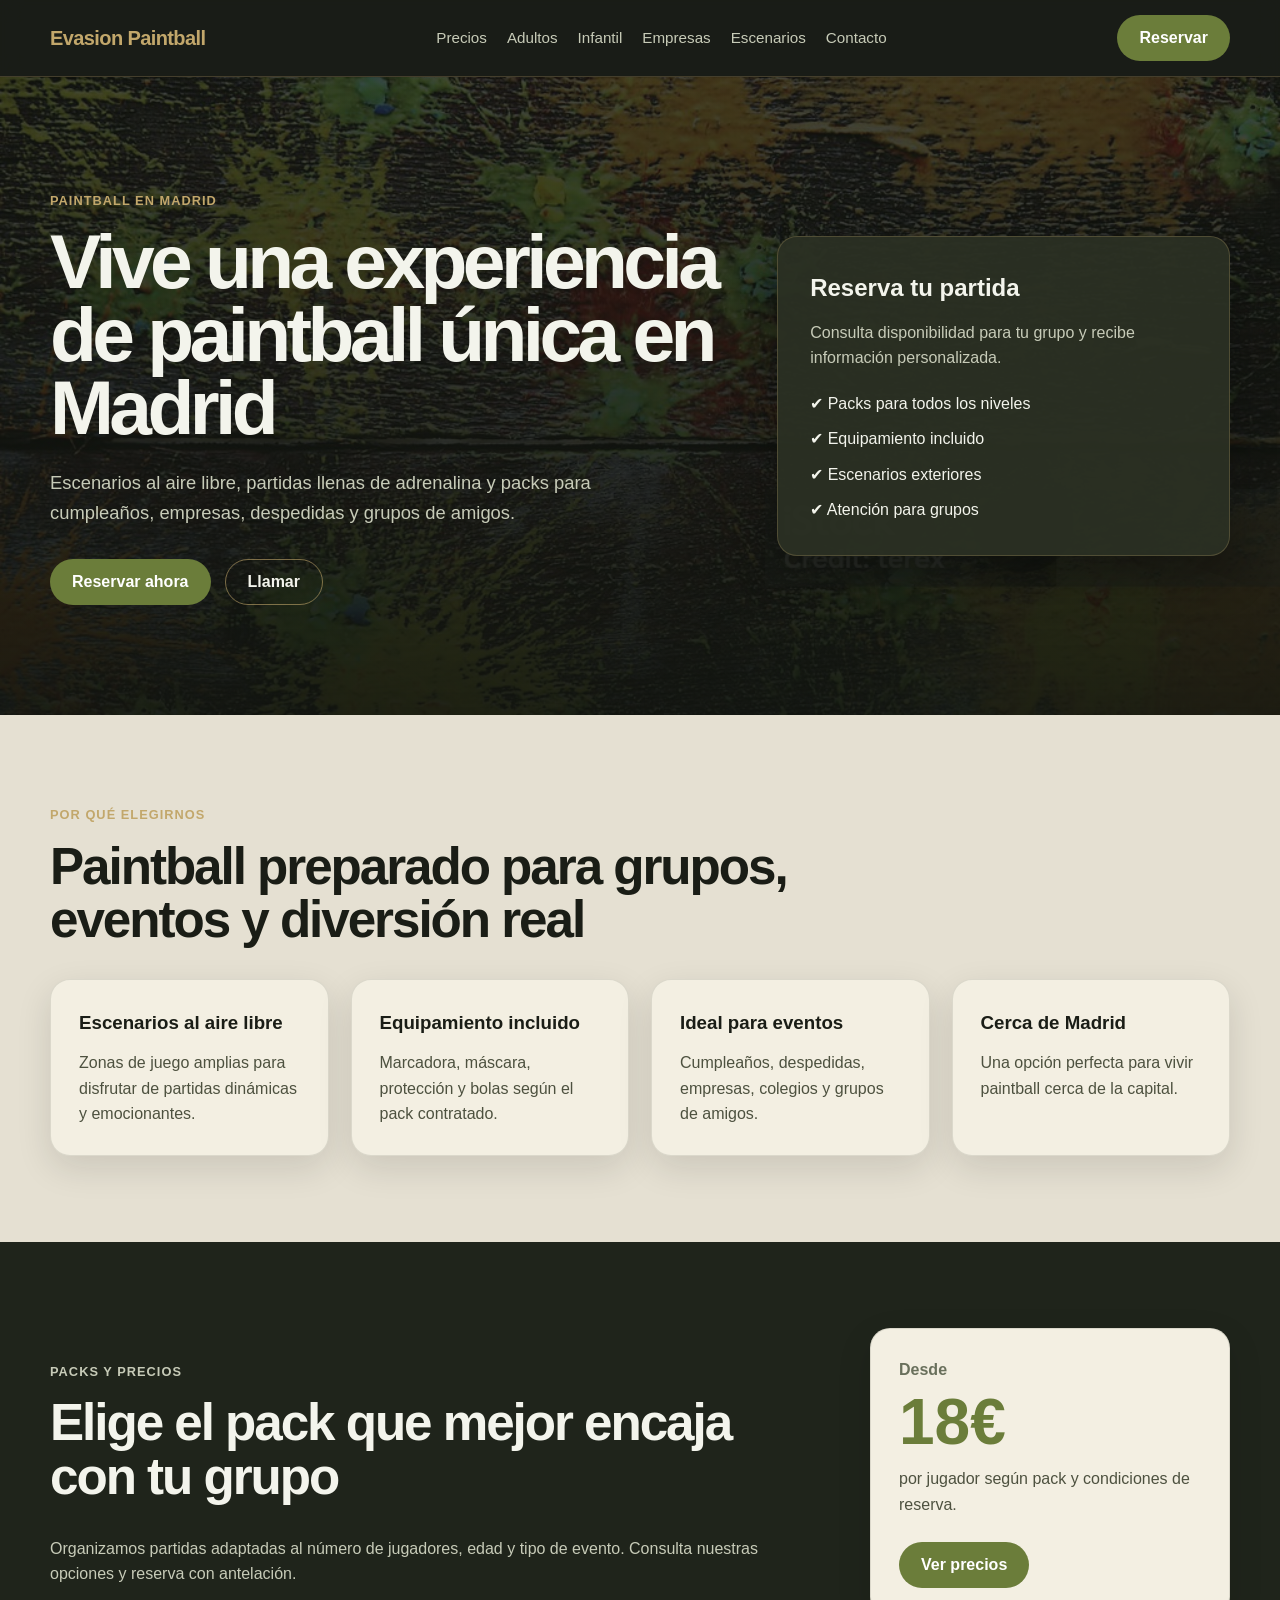
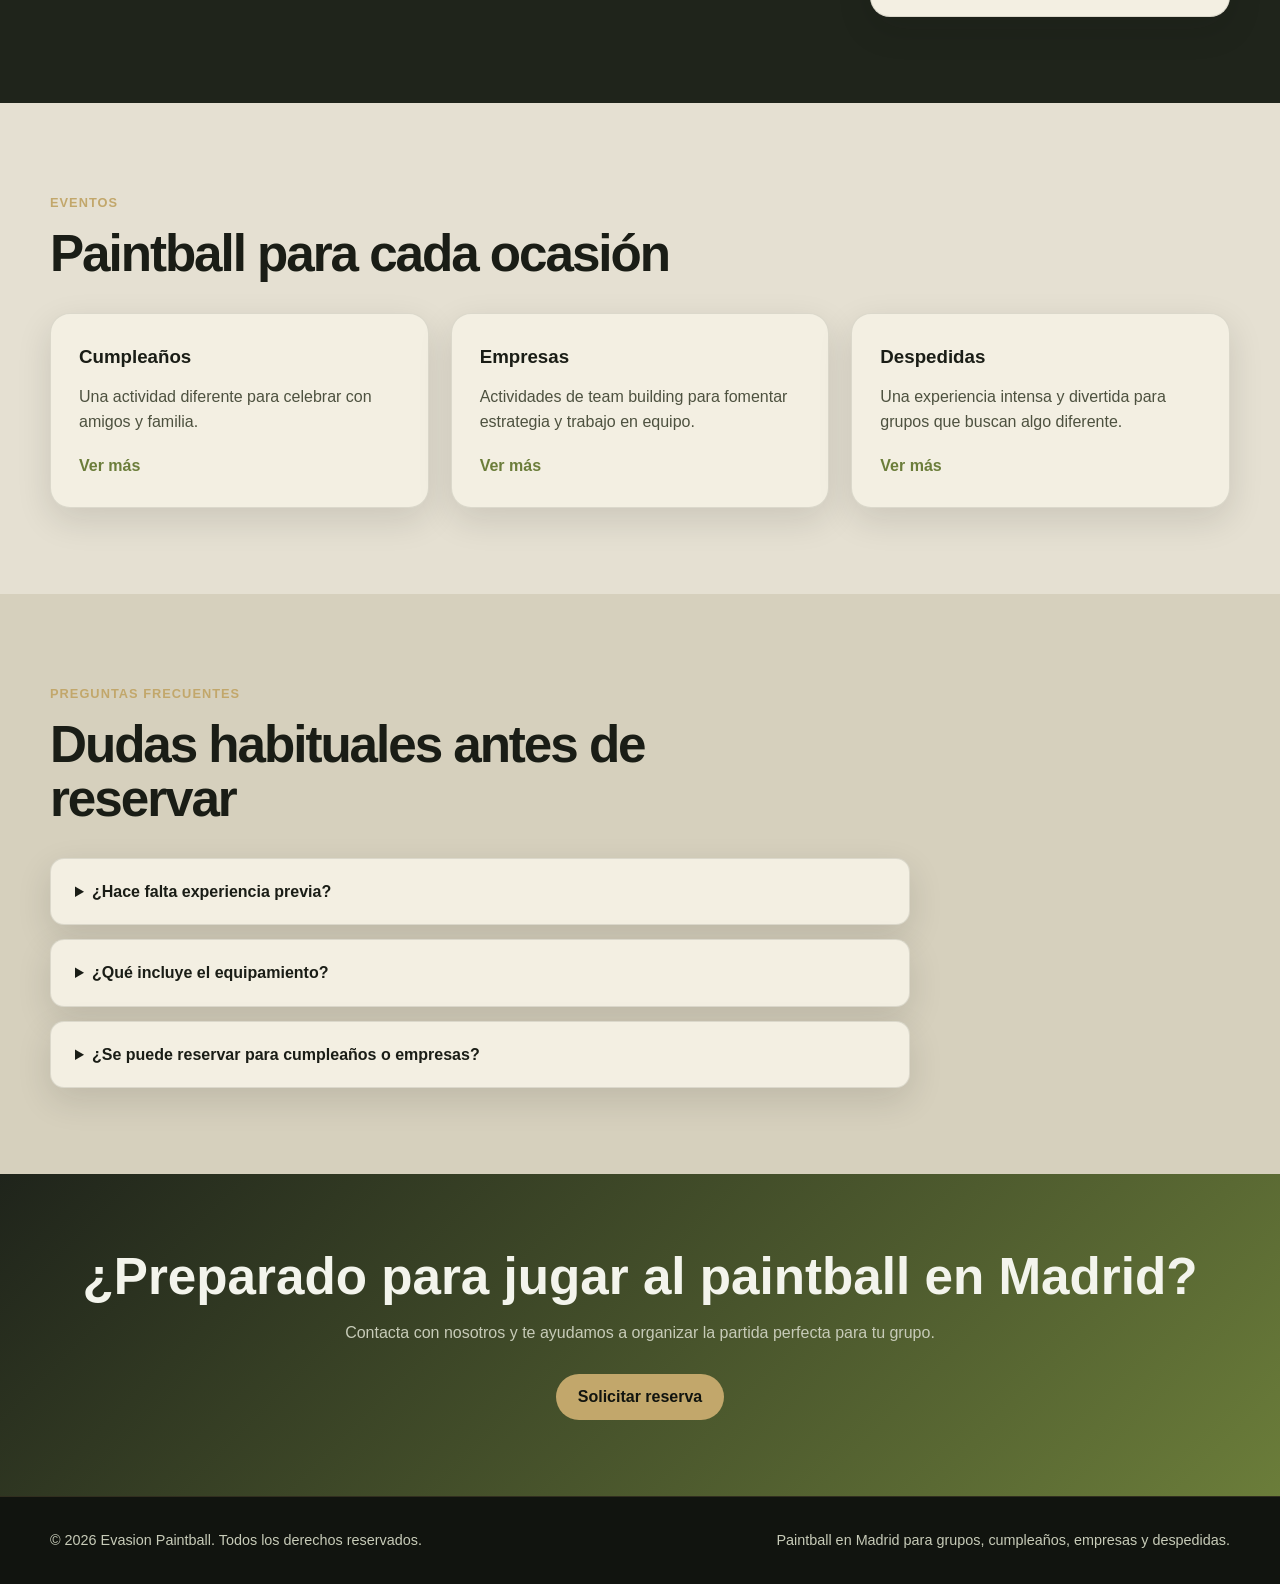
<file: index.html>
<!DOCTYPE html>
<html lang="es">
<head>
  <meta charset="UTF-8" />
  <meta name="viewport" content="width=device-width, initial-scale=1.0" />

  <title>Paintball Madrid | Campo de Paintball en Madrid | Evasion Paintball</title>

  <meta
    name="description"
    content="Disfruta del mejor paintball en Madrid con Evasion Paintball. Escenarios al aire libre, packs para grupos, cumpleaños, empresas y despedidas."
  />

  <link rel="stylesheet" href="./css/styles.css" />
</head>

<body>
  <header class="site-header">
    <div class="container header-content">
      <a href="./index.html" class="logo">
        Evasion Paintball
      </a>

      <nav class="main-nav" aria-label="Navegación principal">
        <a href="./precios.html">Precios</a>
        <a href="./paintball-adultos.html">Adultos</a>
        <a href="./paintball-infantil.html">Infantil</a>
        <a href="./empresas.html">Empresas</a>
        <a href="./escenarios.html">Escenarios</a>
        <a href="./contacto.html">Contacto</a>
      </nav>

      <a href="./contacto.html" class="btn btn-primary">Reservar</a>
    </div>
  </header>

  <main>
    <section class="hero">
      <div class="container hero-content">
        <div class="hero-text">
          <p class="eyebrow">Paintball en Madrid</p>

          <h1>Vive una experiencia de paintball única en Madrid</h1>

          <p class="hero-description">
            Escenarios al aire libre, partidas llenas de adrenalina y packs para
            cumpleaños, empresas, despedidas y grupos de amigos.
          </p>

          <div class="hero-actions">
            <a href="./contacto.html" class="btn btn-primary">Reservar ahora</a>
            <a href="tel:+34000000000" class="btn btn-secondary">Llamar</a>
          </div>
        </div>

        <div class="hero-card">
          <h2>Reserva tu partida</h2>
          <p>Consulta disponibilidad para tu grupo y recibe información personalizada.</p>

          <ul>
            <li>✔ Packs para todos los niveles</li>
            <li>✔ Equipamiento incluido</li>
            <li>✔ Escenarios exteriores</li>
            <li>✔ Atención para grupos</li>
          </ul>
        </div>
      </div>
    </section>

    <section class="section">
      <div class="container">
        <p class="section-eyebrow">Por qué elegirnos</p>
        <h2>Paintball preparado para grupos, eventos y diversión real</h2>

        <div class="features-grid">
          <article class="feature-card">
            <h3>Escenarios al aire libre</h3>
            <p>Zonas de juego amplias para disfrutar de partidas dinámicas y emocionantes.</p>
          </article>

          <article class="feature-card">
            <h3>Equipamiento incluido</h3>
            <p>Marcadora, máscara, protección y bolas según el pack contratado.</p>
          </article>

          <article class="feature-card">
            <h3>Ideal para eventos</h3>
            <p>Cumpleaños, despedidas, empresas, colegios y grupos de amigos.</p>
          </article>

          <article class="feature-card">
            <h3>Cerca de Madrid</h3>
            <p>Una opción perfecta para vivir paintball cerca de la capital.</p>
          </article>
        </div>
      </div>
    </section>

    <section class="section section-dark">
      <div class="container split">
        <div>
          <p class="section-eyebrow">Packs y precios</p>
          <h2>Elige el pack que mejor encaja con tu grupo</h2>
          <p>
            Organizamos partidas adaptadas al número de jugadores, edad y tipo de evento.
            Consulta nuestras opciones y reserva con antelación.
          </p>
        </div>

        <div class="price-card">
          <span>Desde</span>
          <strong>18€</strong>
          <p>por jugador según pack y condiciones de reserva.</p>
          <a href="./precios.html" class="btn btn-primary">Ver precios</a>
        </div>
      </div>
    </section>

    <section class="section">
      <div class="container">
        <p class="section-eyebrow">Eventos</p>
        <h2>Paintball para cada ocasión</h2>

        <div class="cards-grid">
          <article class="event-card">
            <h3>Cumpleaños</h3>
            <p>Una actividad diferente para celebrar con amigos y familia.</p>
            <a href="./cumpleanos.html">Ver más</a>
          </article>

          <article class="event-card">
            <h3>Empresas</h3>
            <p>Actividades de team building para fomentar estrategia y trabajo en equipo.</p>
            <a href="./empresas.html">Ver más</a>
          </article>

          <article class="event-card">
            <h3>Despedidas</h3>
            <p>Una experiencia intensa y divertida para grupos que buscan algo diferente.</p>
            <a href="./despedidas.html">Ver más</a>
          </article>
        </div>
      </div>
    </section>

    <section class="section faq-section">
      <div class="container">
        <p class="section-eyebrow">Preguntas frecuentes</p>
        <h2>Dudas habituales antes de reservar</h2>

        <div class="faq-list">
          <details>
            <summary>¿Hace falta experiencia previa?</summary>
            <p>No. Antes de comenzar se explican las normas, el uso del equipo y las medidas de seguridad.</p>
          </details>

          <details>
            <summary>¿Qué incluye el equipamiento?</summary>
            <p>El equipamiento habitual incluye máscara, marcadora, protecciones y bolas según el pack elegido.</p>
          </details>

          <details>
            <summary>¿Se puede reservar para cumpleaños o empresas?</summary>
            <p>Sí. Organizamos partidas para cumpleaños, empresas, despedidas y grupos privados.</p>
          </details>
        </div>
      </div>
    </section>

    <section class="cta-section">
      <div class="container cta-content">
        <h2>¿Preparado para jugar al paintball en Madrid?</h2>
        <p>Contacta con nosotros y te ayudamos a organizar la partida perfecta para tu grupo.</p>
        <a href="./contacto.html" class="btn btn-primary">Solicitar reserva</a>
      </div>
    </section>
  </main>

  <footer class="site-footer">
    <div class="container footer-content">
      <p>© 2026 Evasion Paintball. Todos los derechos reservados.</p>
      <p>Paintball en Madrid para grupos, cumpleaños, empresas y despedidas.</p>
    </div>
  </footer>
</body>
</html>
</file>
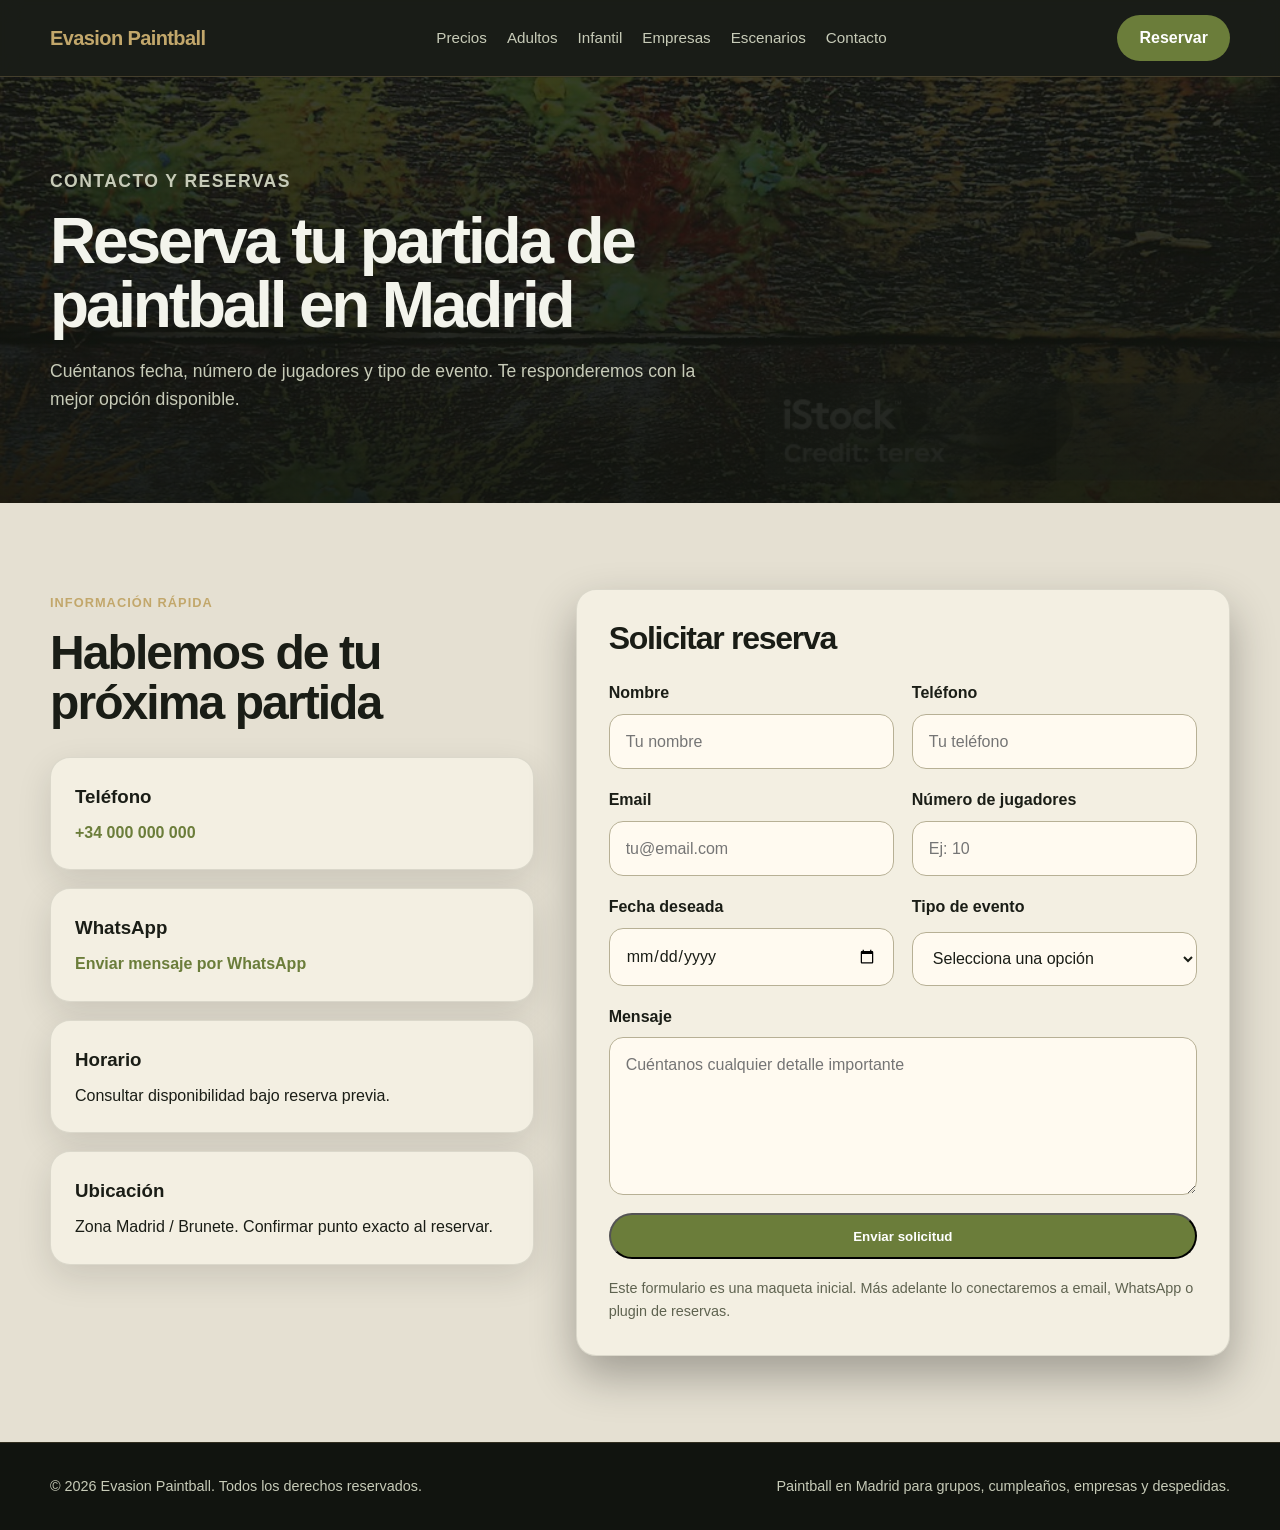
<file: contacto.html>
<!DOCTYPE html>
<html lang="es">
<head>
  <meta charset="UTF-8" />
  <meta name="viewport" content="width=device-width, initial-scale=1.0" />

  <title>Reservar Paintball en Madrid | Contacto | Evasion Paintball</title>

  <meta
    name="description"
    content="Reserva tu partida de paintball en Madrid con Evasion Paintball. Contacto por teléfono, WhatsApp o formulario para cumpleaños, empresas, despedidas y grupos."
  />

  <link rel="stylesheet" href="./css/styles.css" />
</head>

<body>
  <header class="site-header">
    <div class="container header-content">
      <a href="./index.html" class="logo">Evasion Paintball</a>

      <nav class="main-nav" aria-label="Navegación principal">
        <a href="./precios.html">Precios</a>
        <a href="./paintball-adultos.html">Adultos</a>
        <a href="./paintball-infantil.html">Infantil</a>
        <a href="./empresas.html">Empresas</a>
        <a href="./escenarios.html">Escenarios</a>
        <a href="./contacto.html">Contacto</a>
      </nav>

      <a href="./contacto.html" class="btn btn-primary">Reservar</a>
    </div>
  </header>

  <main>
    <section class="page-hero">
      <div class="container">
        <p class="eyebrow">Contacto y reservas</p>
        <h1>Reserva tu partida de paintball en Madrid</h1>
        <p>
          Cuéntanos fecha, número de jugadores y tipo de evento. Te responderemos con la mejor opción disponible.
        </p>
      </div>
    </section>

    <section class="section">
      <div class="container contact-grid">
        <div class="contact-info">
          <p class="section-eyebrow">Información rápida</p>
          <h2>Hablemos de tu próxima partida</h2>

          <div class="contact-card">
            <h3>Teléfono</h3>
            <p><a href="tel:+34000000000">+34 000 000 000</a></p>
          </div>

          <div class="contact-card">
            <h3>WhatsApp</h3>
            <p><a href="https://wa.me/34000000000" target="_blank" rel="noopener">Enviar mensaje por WhatsApp</a></p>
          </div>

          <div class="contact-card">
            <h3>Horario</h3>
            <p>Consultar disponibilidad bajo reserva previa.</p>
          </div>

          <div class="contact-card">
            <h3>Ubicación</h3>
            <p>Zona Madrid / Brunete. Confirmar punto exacto al reservar.</p>
          </div>
        </div>

        <form class="reservation-form">
          <h2>Solicitar reserva</h2>

          <div class="form-group">
            <label for="name">Nombre</label>
            <input type="text" id="name" name="name" placeholder="Tu nombre" required />
          </div>

          <div class="form-group">
            <label for="phone">Teléfono</label>
            <input type="tel" id="phone" name="phone" placeholder="Tu teléfono" required />
          </div>

          <div class="form-group">
            <label for="email">Email</label>
            <input type="email" id="email" name="email" placeholder="tu@email.com" />
          </div>

          <div class="form-group">
            <label for="players">Número de jugadores</label>
            <input type="number" id="players" name="players" min="2" placeholder="Ej: 10" required />
          </div>

          <div class="form-group">
            <label for="date">Fecha deseada</label>
            <input type="date" id="date" name="date" />
          </div>

          <div class="form-group">
            <label for="event">Tipo de evento</label>
            <select id="event" name="event">
              <option value="">Selecciona una opción</option>
              <option value="cumpleanos">Cumpleaños</option>
              <option value="empresa">Empresa</option>
              <option value="despedida">Despedida</option>
              <option value="amigos">Grupo de amigos</option>
              <option value="otro">Otro</option>
            </select>
          </div>

          <div class="form-group form-full">
            <label for="message">Mensaje</label>
            <textarea id="message" name="message" rows="5" placeholder="Cuéntanos cualquier detalle importante"></textarea>
          </div>

          <button type="submit" class="btn btn-primary form-full">Enviar solicitud</button>

          <p class="form-note">
            Este formulario es una maqueta inicial. Más adelante lo conectaremos a email, WhatsApp o plugin de reservas.
          </p>
        </form>
      </div>
    </section>
  </main>

  <footer class="site-footer">
    <div class="container footer-content">
      <p>© 2026 Evasion Paintball. Todos los derechos reservados.</p>
      <p>Paintball en Madrid para grupos, cumpleaños, empresas y despedidas.</p>
    </div>
  </footer>
</body>
</html>
</file>
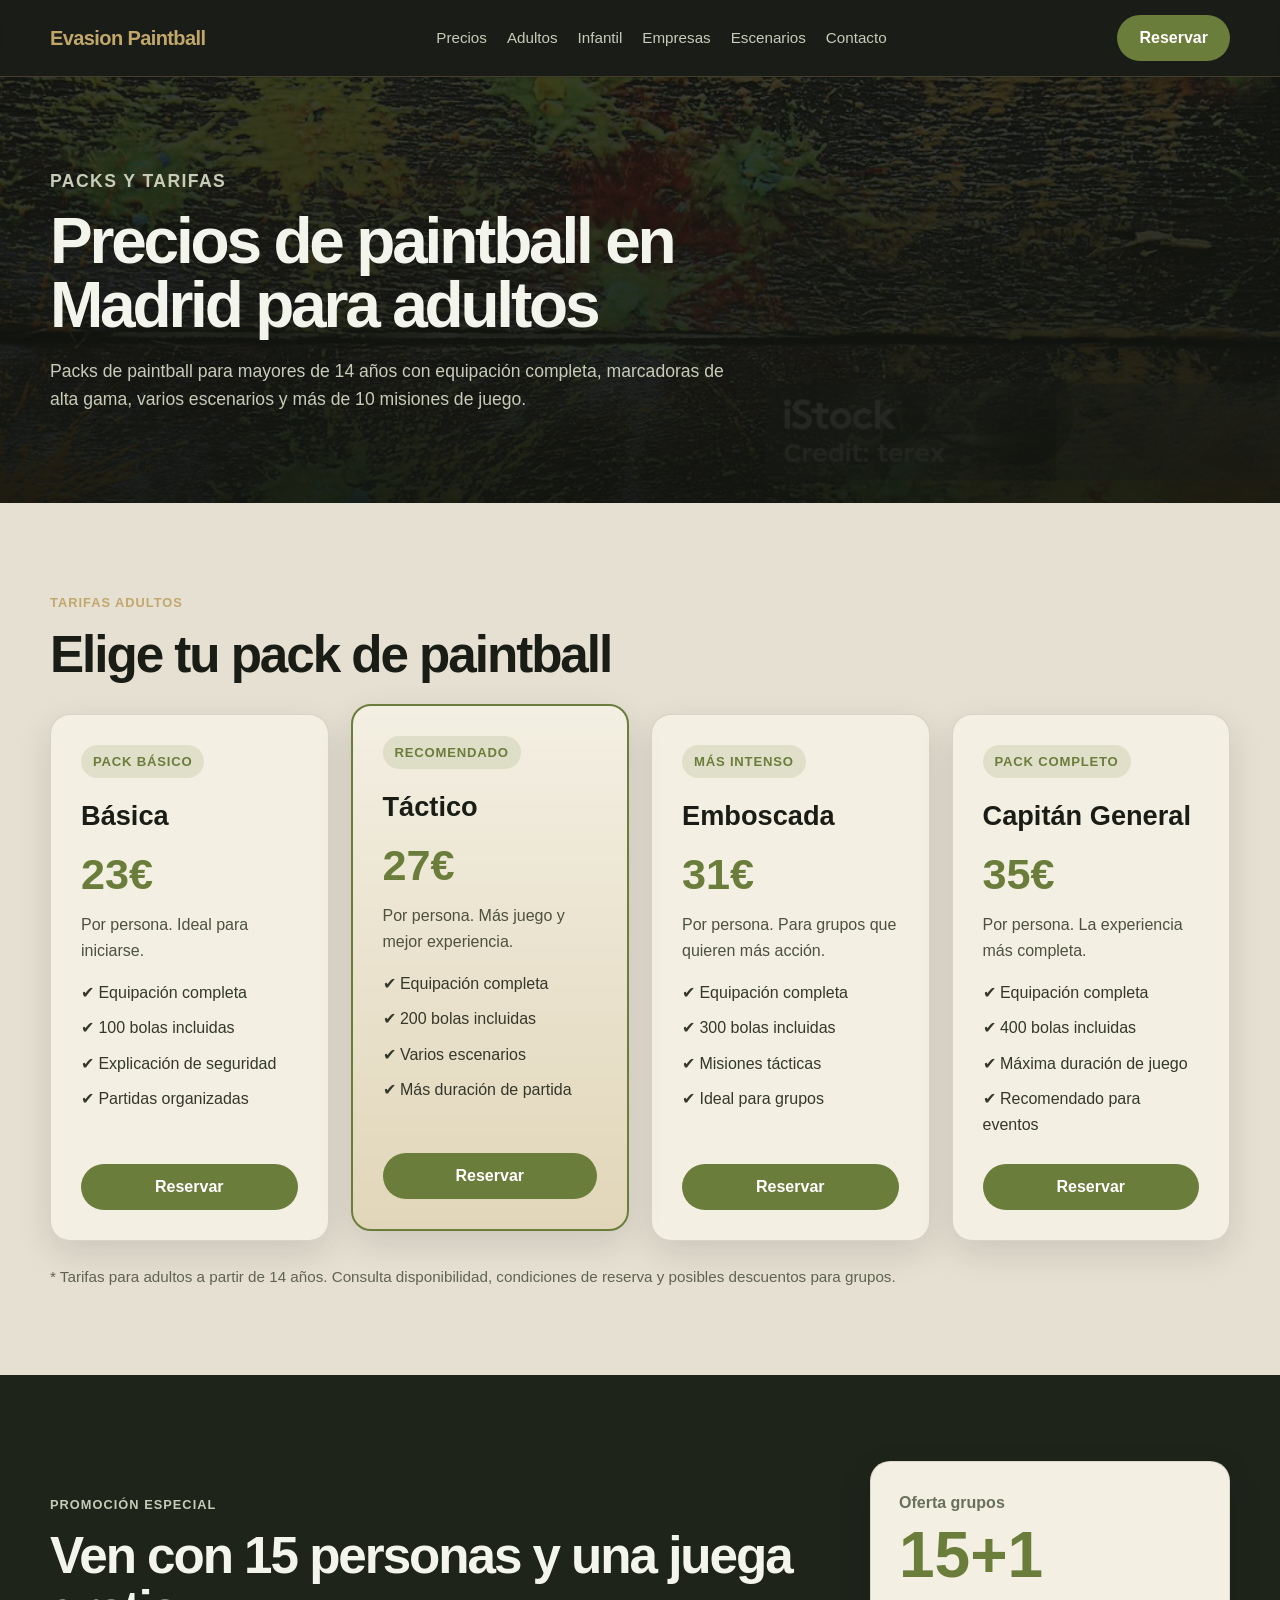
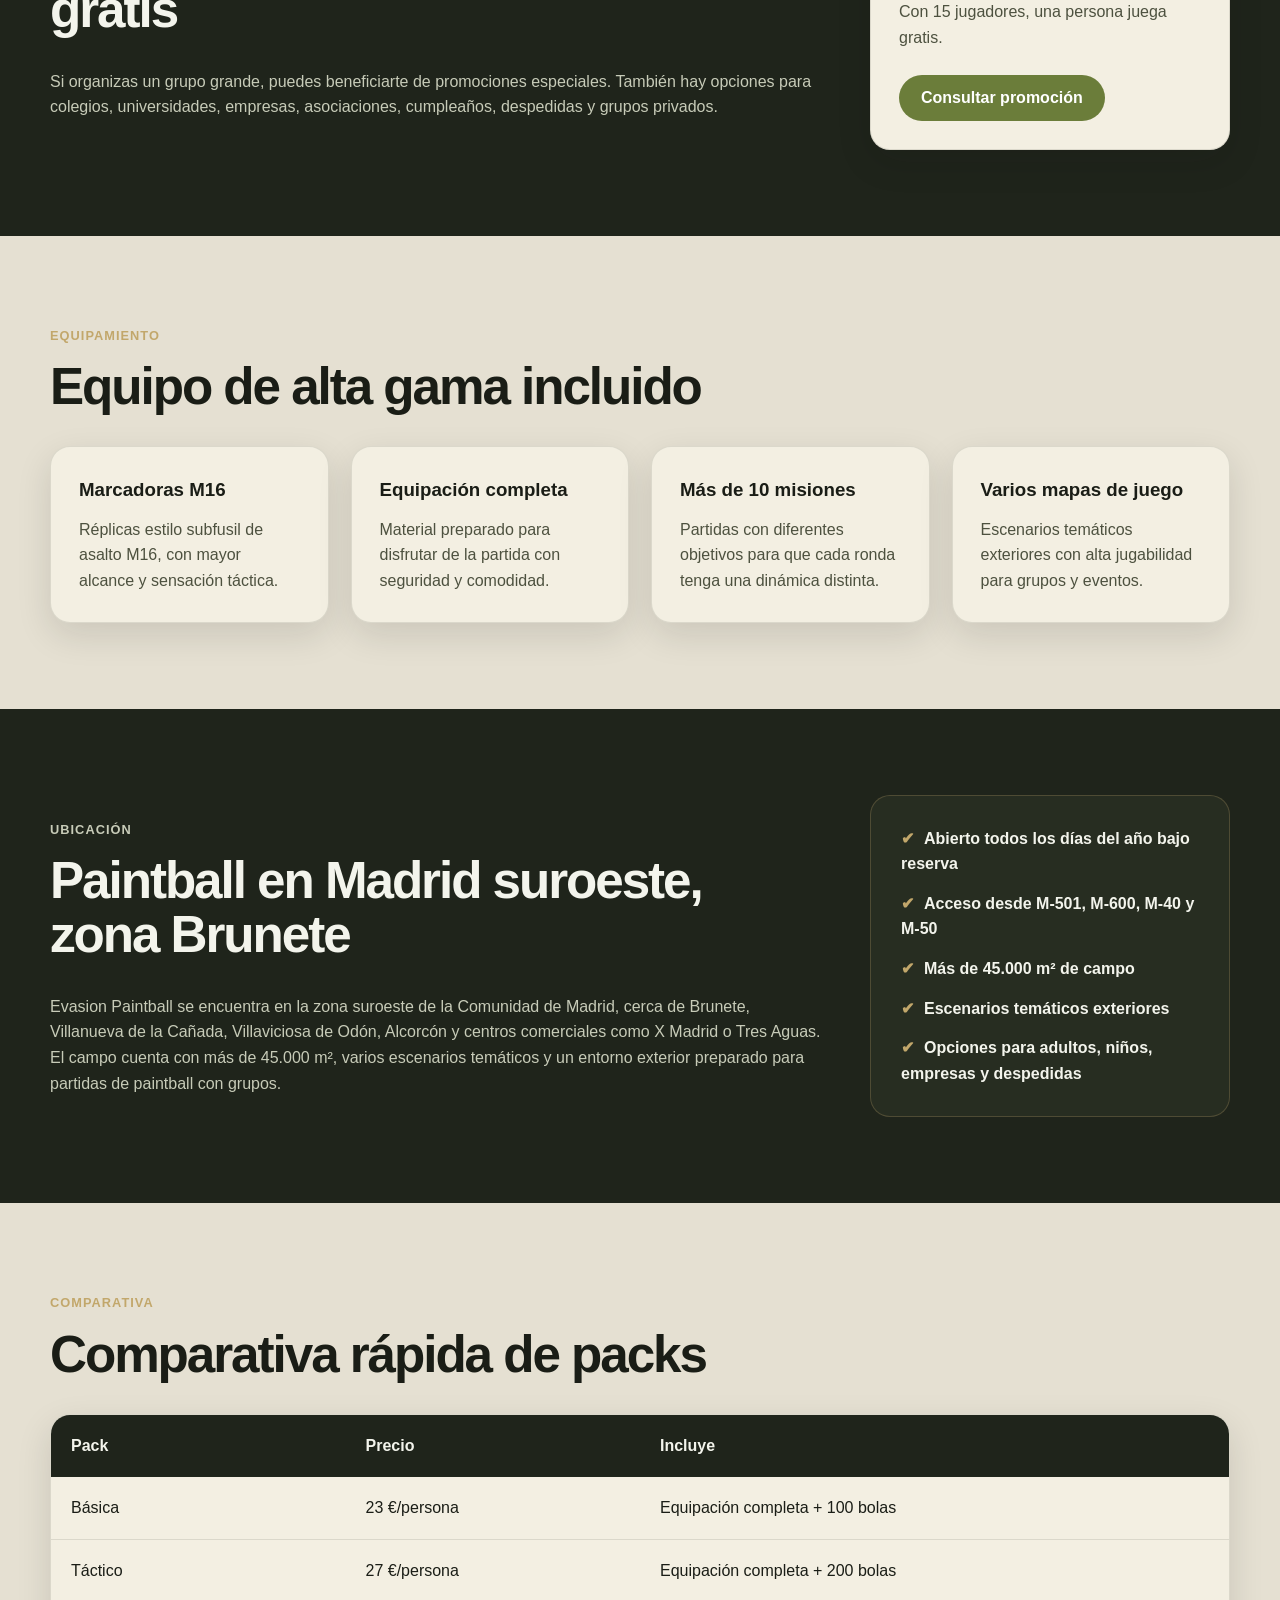
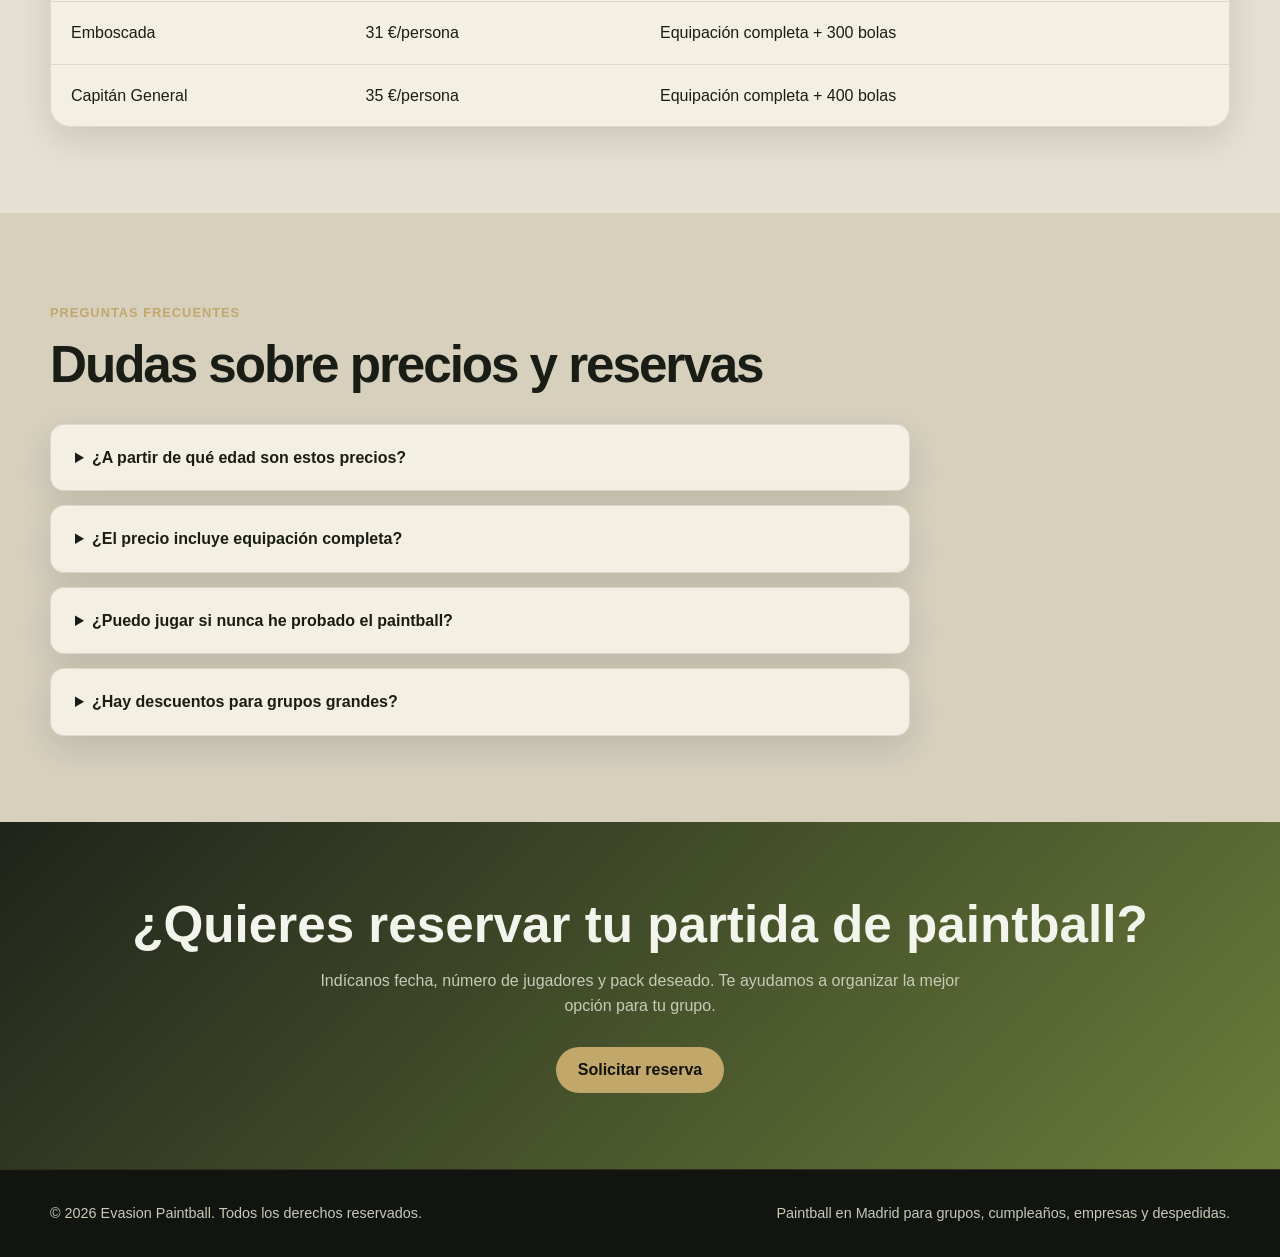
<file: precios.html>
<!DOCTYPE html>
<html lang="es">

<head>
    <meta charset="UTF-8" />
    <meta name="viewport" content="width=device-width, initial-scale=1.0" />

    <title>Precios Paintball Madrid | Packs y Tarifas | Evasion Paintball</title>

    <meta name="description"
        content="Consulta los precios de paintball en Madrid de Evasion Paintball. Packs para adultos, niños, cumpleaños, empresas, despedidas y grupos." />

    <link rel="stylesheet" href="./css/styles.css" />
</head>

<body>
    <header class="site-header">
        <div class="container header-content">
            <a href="./index.html" class="logo">Evasion Paintball</a>

            <nav class="main-nav" aria-label="Navegación principal">
                <a href="./precios.html">Precios</a>
                <a href="./paintball-adultos.html">Adultos</a>
                <a href="./paintball-infantil.html">Infantil</a>
                <a href="./empresas.html">Empresas</a>
                <a href="./escenarios.html">Escenarios</a>
                <a href="./contacto.html">Contacto</a>
            </nav>

            <a href="./contacto.html" class="btn btn-primary">Reservar</a>
        </div>
    </header>

    <main>
        <section class="page-hero">
            <div class="container">
                <p class="eyebrow">Packs y tarifas</p>
                <h1>Precios de paintball en Madrid para adultos</h1>
                <p>
                    Packs de paintball para mayores de 14 años con equipación completa,
                    marcadoras de alta gama, varios escenarios y más de 10 misiones de juego.
                </p>
            </div>
        </section>

        <section class="section">
            <div class="container">
                <p class="section-eyebrow">Tarifas adultos</p>
                <h2>Elige tu pack de paintball</h2>

                <div class="pricing-grid pricing-grid-four">
                    <article class="pricing-card">
                        <p class="pricing-label">Pack básico</p>
                        <h3>Básica</h3>
                        <p class="pricing-price">23€</p>
                        <p class="pricing-description">Por persona. Ideal para iniciarse.</p>
                        <ul>
                            <li>✔ Equipación completa</li>
                            <li>✔ 100 bolas incluidas</li>
                            <li>✔ Explicación de seguridad</li>
                            <li>✔ Partidas organizadas</li>
                        </ul>
                        <a href="./contacto.html" class="btn btn-primary">Reservar</a>
                    </article>

                    <article class="pricing-card featured">
                        <p class="pricing-label">Recomendado</p>
                        <h3>Táctico</h3>
                        <p class="pricing-price">27€</p>
                        <p class="pricing-description">Por persona. Más juego y mejor experiencia.</p>
                        <ul>
                            <li>✔ Equipación completa</li>
                            <li>✔ 200 bolas incluidas</li>
                            <li>✔ Varios escenarios</li>
                            <li>✔ Más duración de partida</li>
                        </ul>
                        <a href="./contacto.html" class="btn btn-primary">Reservar</a>
                    </article>

                    <article class="pricing-card">
                        <p class="pricing-label">Más intenso</p>
                        <h3>Emboscada</h3>
                        <p class="pricing-price">31€</p>
                        <p class="pricing-description">Por persona. Para grupos que quieren más acción.</p>
                        <ul>
                            <li>✔ Equipación completa</li>
                            <li>✔ 300 bolas incluidas</li>
                            <li>✔ Misiones tácticas</li>
                            <li>✔ Ideal para grupos</li>
                        </ul>
                        <a href="./contacto.html" class="btn btn-primary">Reservar</a>
                    </article>

                    <article class="pricing-card">
                        <p class="pricing-label">Pack completo</p>
                        <h3>Capitán General</h3>
                        <p class="pricing-price">35€</p>
                        <p class="pricing-description">Por persona. La experiencia más completa.</p>
                        <ul>
                            <li>✔ Equipación completa</li>
                            <li>✔ 400 bolas incluidas</li>
                            <li>✔ Máxima duración de juego</li>
                            <li>✔ Recomendado para eventos</li>
                        </ul>
                        <a href="./contacto.html" class="btn btn-primary">Reservar</a>
                    </article>
                </div>

                <p class="pricing-note">
                    * Tarifas para adultos a partir de 14 años. Consulta disponibilidad, condiciones de reserva y
                    posibles descuentos para grupos.
                </p>
            </div>
        </section>

        <section class="section section-dark">
            <div class="container split">
                <div>
                    <p class="section-eyebrow">Promoción especial</p>
                    <h2>Ven con 15 personas y una juega gratis</h2>
                    <p>
                        Si organizas un grupo grande, puedes beneficiarte de promociones especiales.
                        También hay opciones para colegios, universidades, empresas, asociaciones,
                        cumpleaños, despedidas y grupos privados.
                    </p>
                </div>

                <div class="price-card">
                    <span>Oferta grupos</span>
                    <strong>15+1</strong>
                    <p>Con 15 jugadores, una persona juega gratis.</p>
                    <a href="./contacto.html" class="btn btn-primary">Consultar promoción</a>
                </div>
            </div>
        </section>

        <section class="section">
            <div class="container">
                <p class="section-eyebrow">Equipamiento</p>
                <h2>Equipo de alta gama incluido</h2>

                <div class="features-grid">
                    <article class="feature-card">
                        <h3>Marcadoras M16</h3>
                        <p>
                            Réplicas estilo subfusil de asalto M16, con mayor alcance y sensación táctica.
                        </p>
                    </article>

                    <article class="feature-card">
                        <h3>Equipación completa</h3>
                        <p>
                            Material preparado para disfrutar de la partida con seguridad y comodidad.
                        </p>
                    </article>

                    <article class="feature-card">
                        <h3>Más de 10 misiones</h3>
                        <p>
                            Partidas con diferentes objetivos para que cada ronda tenga una dinámica distinta.
                        </p>
                    </article>

                    <article class="feature-card">
                        <h3>Varios mapas de juego</h3>
                        <p>
                            Escenarios temáticos exteriores con alta jugabilidad para grupos y eventos.
                        </p>
                    </article>
                </div>
            </div>
        </section>

        <section class="section section-dark">
            <div class="container split">
                <div>
                    <p class="section-eyebrow">Ubicación</p>
                    <h2>Paintball en Madrid suroeste, zona Brunete</h2>
                    <p>
                        Evasion Paintball se encuentra en la zona suroeste de la Comunidad de Madrid,
                        cerca de Brunete, Villanueva de la Cañada, Villaviciosa de Odón, Alcorcón
                        y centros comerciales como X Madrid o Tres Aguas.
                    </p>
                    <p>
                        El campo cuenta con más de 45.000 m², varios escenarios temáticos y un entorno
                        exterior preparado para partidas de paintball con grupos.
                    </p>
                </div>

                <div class="included-list">
                    <ul>
                        <li>Abierto todos los días del año bajo reserva</li>
                        <li>Acceso desde M-501, M-600, M-40 y M-50</li>
                        <li>Más de 45.000 m² de campo</li>
                        <li>Escenarios temáticos exteriores</li>
                        <li>Opciones para adultos, niños, empresas y despedidas</li>
                    </ul>
                </div>
            </div>
        </section>

        <section class="section">
            <div class="container">
                <p class="section-eyebrow">Comparativa</p>
                <h2>Comparativa rápida de packs</h2>

                <div class="comparison-table">
                    <div class="comparison-row comparison-head">
                        <span>Pack</span>
                        <span>Precio</span>
                        <span>Incluye</span>
                    </div>

                    <div class="comparison-row">
                        <span>Básica</span>
                        <span>23 €/persona</span>
                        <span>Equipación completa + 100 bolas</span>
                    </div>

                    <div class="comparison-row">
                        <span>Táctico</span>
                        <span>27 €/persona</span>
                        <span>Equipación completa + 200 bolas</span>
                    </div>

                    <div class="comparison-row">
                        <span>Emboscada</span>
                        <span>31 €/persona</span>
                        <span>Equipación completa + 300 bolas</span>
                    </div>

                    <div class="comparison-row">
                        <span>Capitán General</span>
                        <span>35 €/persona</span>
                        <span>Equipación completa + 400 bolas</span>
                    </div>
                </div>
            </div>
        </section>

        <section class="section faq-section">
            <div class="container">
                <p class="section-eyebrow">Preguntas frecuentes</p>
                <h2>Dudas sobre precios y reservas</h2>

                <div class="faq-list">
                    <details>
                        <summary>¿A partir de qué edad son estos precios?</summary>
                        <p>
                            Estos packs están orientados a adultos y jugadores a partir de 14 años.
                            Para menores o grupos infantiles conviene consultar la modalidad específica.
                        </p>
                    </details>

                    <details>
                        <summary>¿El precio incluye equipación completa?</summary>
                        <p>
                            Sí. Los packs incluyen equipación completa y un número de bolas según la tarifa elegida.
                        </p>
                    </details>

                    <details>
                        <summary>¿Puedo jugar si nunca he probado el paintball?</summary>
                        <p>
                            Sí. Antes de empezar se explican las normas, el uso del equipo y la dinámica de juego.
                        </p>
                    </details>

                    <details>
                        <summary>¿Hay descuentos para grupos grandes?</summary>
                        <p>
                            Sí. Actualmente se promociona que con 15 personas una juega gratis.
                            También se pueden consultar condiciones especiales para grupos, empresas o estudiantes.
                        </p>
                    </details>
                </div>
            </div>
        </section>

        <section class="cta-section">
            <div class="container cta-content">
                <h2>¿Quieres reservar tu partida de paintball?</h2>
                <p>
                    Indícanos fecha, número de jugadores y pack deseado. Te ayudamos a organizar la mejor opción para tu
                    grupo.
                </p>
                <a href="./contacto.html" class="btn btn-primary">Solicitar reserva</a>
            </div>
        </section>
    </main>

    <footer class="site-footer">
        <div class="container footer-content">
            <p>© 2026 Evasion Paintball. Todos los derechos reservados.</p>
            <p>Paintball en Madrid para grupos, cumpleaños, empresas y despedidas.</p>
        </div>
    </footer>
</body>

</html>
</file>
<file: css/styles.css>
:root {
  --color-bg: #11140f;
  --color-bg-soft: #1f241b;
  --color-card: #2b3024;

  --color-primary: #6b7d3a;
  --color-primary-light: #a3a86b;
  --color-accent: #c2a76b;

  --color-text: #f3f4ec;
  --color-muted: #c7cbb8;

  --color-surface: #e5e0d2;
  --color-surface-soft: #d6d0bd;
  --color-surface-card: #f3efe2;

  --color-white: #ffffff;
  --color-dark-text: #1a1d16;

  --container-width: 1180px;
  --radius: 20px;
  --shadow: 0 20px 45px rgba(0, 0, 0, 0.3);
}

/* =========================
   RESET GENERAL
========================= */

* {
  box-sizing: border-box;
  margin: 0;
  padding: 0;
}

html {
  scroll-behavior: smooth;
}

body {
  font-family: Arial, Helvetica, sans-serif;
  color: var(--color-dark-text);
  background: var(--color-surface);
  line-height: 1.6;
}

a {
  color: inherit;
  text-decoration: none;
}

.container {
  width: min(100% - 32px, var(--container-width));
  margin: 0 auto;
}

/* =========================
   HEADER
========================= */

.site-header {
  position: sticky;
  top: 0;
  z-index: 50;
  background: rgba(17, 20, 15, 0.96);
  color: var(--color-text);
  border-bottom: 1px solid rgba(194, 167, 107, 0.25);
  backdrop-filter: blur(10px);
}

.header-content {
  min-height: 76px;
  display: flex;
  align-items: center;
  justify-content: space-between;
  gap: 24px;
}

.logo {
  font-size: 1.25rem;
  font-weight: 800;
  letter-spacing: -0.03em;
  color: var(--color-accent);
}

.main-nav {
  display: flex;
  gap: 20px;
  font-size: 0.95rem;
}

.main-nav a {
  color: var(--color-muted);
  transition: color 0.2s ease;
}

.main-nav a:hover {
  color: var(--color-accent);
}

/* =========================
   BOTONES
========================= */

.btn {
  display: inline-flex;
  align-items: center;
  justify-content: center;
  min-height: 46px;
  padding: 0 22px;
  border-radius: 999px;
  font-weight: 700;
  transition: transform 0.2s ease, background 0.2s ease, color 0.2s ease;
}

.btn:hover {
  transform: translateY(-2px);
}

.btn-primary {
  background: var(--color-primary);
  color: var(--color-white);
}

.btn-primary:hover {
  background: var(--color-accent);
  color: var(--color-bg);
}

.btn-secondary {
  border: 1px solid rgba(194, 167, 107, 0.6);
  color: var(--color-text);
}

.btn-secondary:hover {
  background: rgba(194, 167, 107, 0.15);
  color: var(--color-accent);
}

/* =========================
   HOME - HERO
========================= */

.hero {
  background:
    linear-gradient(rgba(17, 20, 15, 0.78), rgba(17, 20, 15, 0.94)),
    url("../assets/img/hero-paintball.jpg");
  background-size: cover;
  background-position: center;
  color: var(--color-text);
  padding: 110px 0;
}

.hero-content {
  display: grid;
  grid-template-columns: 1.2fr 0.8fr;
  gap: 48px;
  align-items: center;
}

.eyebrow,
.section-eyebrow {
  display: inline-block;
  margin-bottom: 14px;
  color: var(--color-accent);
  font-weight: 800;
  text-transform: uppercase;
  letter-spacing: 0.08em;
  font-size: 0.8rem;
}

.hero h1 {
  max-width: 760px;
  font-size: clamp(2.5rem, 6vw, 5rem);
  line-height: 0.95;
  letter-spacing: -0.06em;
  margin-bottom: 24px;
}

.hero-description {
  max-width: 620px;
  color: var(--color-muted);
  font-size: 1.15rem;
  margin-bottom: 32px;
}

.hero-actions {
  display: flex;
  flex-wrap: wrap;
  gap: 14px;
}

.hero-card {
  background: rgba(43, 48, 36, 0.94);
  padding: 32px;
  border-radius: var(--radius);
  box-shadow: var(--shadow);
  border: 1px solid rgba(194, 167, 107, 0.25);
}

.hero-card h2 {
  margin-bottom: 12px;
  color: var(--color-text);
}

.hero-card p {
  color: var(--color-muted);
  margin-bottom: 20px;
}

.hero-card ul {
  list-style: none;
  display: grid;
  gap: 10px;
  color: var(--color-text);
}

/* =========================
   SECCIONES GENERALES
========================= */

.section {
  padding: 86px 0;
}

.section h2 {
  max-width: 780px;
  font-size: clamp(2rem, 4vw, 3.2rem);
  line-height: 1.05;
  letter-spacing: -0.04em;
  margin-bottom: 32px;
}

.features-grid,
.cards-grid {
  display: grid;
  grid-template-columns: repeat(4, 1fr);
  gap: 22px;
}

.feature-card,
.event-card,
.price-card,
.contact-card,
.reservation-form,
details {
  background: var(--color-surface-card);
  border: 1px solid rgba(43, 48, 36, 0.12);
  box-shadow: 0 12px 35px rgba(17, 20, 15, 0.12);
}

.feature-card,
.event-card,
.price-card {
  padding: 28px;
  border-radius: var(--radius);
}

.feature-card h3,
.event-card h3 {
  margin-bottom: 12px;
  color: var(--color-dark-text);
}

.feature-card p,
.event-card p {
  color: #4d513f;
}

/* =========================
   SECCIÓN OSCURA / PRECIOS
========================= */

.section-dark {
  background: var(--color-bg-soft);
  color: var(--color-text);
}

.section-dark p {
  color: var(--color-muted);
}

.split {
  display: grid;
  grid-template-columns: 1fr 360px;
  gap: 48px;
  align-items: center;
}

.price-card {
  color: var(--color-dark-text);
}

.price-card span {
  color: #69705c;
  font-weight: 700;
}

.price-card strong {
  display: block;
  font-size: 4rem;
  line-height: 1;
  color: var(--color-primary);
  margin: 8px 0 12px;
}

.price-card p {
  margin-bottom: 24px;
  color: #4d513f;
}

/* =========================
   EVENTOS
========================= */

.cards-grid {
  grid-template-columns: repeat(3, 1fr);
}

.event-card a {
  display: inline-block;
  margin-top: 18px;
  color: var(--color-primary);
  font-weight: 800;
}

.event-card a:hover {
  color: var(--color-bg-soft);
}

/* =========================
   FAQ
========================= */

.faq-section {
  background: var(--color-surface-soft);
}

.faq-list {
  display: grid;
  gap: 14px;
  max-width: 860px;
}

details {
  border-radius: 14px;
  padding: 20px 24px;
}

summary {
  cursor: pointer;
  font-weight: 800;
  color: var(--color-dark-text);
}

details p {
  margin-top: 12px;
  color: #4d513f;
}

/* =========================
   CTA FINAL
========================= */

.cta-section {
  background:
    linear-gradient(135deg, var(--color-bg-soft), var(--color-primary));
  color: var(--color-text);
  padding: 76px 0;
  text-align: center;
}

.cta-content h2 {
  font-size: clamp(2rem, 4vw, 3.4rem);
  line-height: 1.05;
  margin-bottom: 16px;
}

.cta-content p {
  max-width: 680px;
  margin: 0 auto 28px;
  color: var(--color-muted);
}

.cta-section .btn-primary {
  background: var(--color-accent);
  color: var(--color-bg);
}

.cta-section .btn-primary:hover {
  background: var(--color-text);
}

/* =========================
   PÁGINA CONTACTO
========================= */

.page-hero {
  background:
    linear-gradient(rgba(17, 20, 15, 0.82), rgba(17, 20, 15, 0.94)),
    url("../assets/img/hero-paintball.jpg");
  background-size: cover;
  background-position: center;
  color: var(--color-text);
  padding: 90px 0;
}

.page-hero h1 {
  max-width: 820px;
  font-size: clamp(2.4rem, 5vw, 4.5rem);
  line-height: 1;
  letter-spacing: -0.05em;
  margin-bottom: 20px;
}

.page-hero p {
  max-width: 680px;
  color: var(--color-muted);
  font-size: 1.1rem;
}

.contact-grid {
  display: grid;
  grid-template-columns: 0.85fr 1.15fr;
  gap: 42px;
  align-items: start;
}

.contact-info h2 {
  font-size: clamp(2rem, 4vw, 3rem);
  line-height: 1.05;
  letter-spacing: -0.04em;
  margin-bottom: 28px;
}

.contact-card {
  padding: 24px;
  border-radius: var(--radius);
  margin-bottom: 18px;
}

.contact-card h3 {
  margin-bottom: 8px;
}

.contact-card a {
  color: var(--color-primary);
  font-weight: 800;
}

.contact-card a:hover {
  color: var(--color-bg-soft);
}

.reservation-form {
  padding: 32px;
  border-radius: var(--radius);
  box-shadow: var(--shadow);
  display: grid;
  grid-template-columns: repeat(2, 1fr);
  gap: 18px;
}

.reservation-form h2,
.form-full {
  grid-column: 1 / -1;
}

.reservation-form h2 {
  font-size: 2rem;
  margin-bottom: 6px;
}

.form-group {
  display: grid;
  gap: 8px;
}

.form-group label {
  font-weight: 800;
  color: var(--color-dark-text);
}

.form-group input,
.form-group select,
.form-group textarea {
  width: 100%;
  border: 1px solid #b7b095;
  border-radius: 14px;
  padding: 14px 16px;
  font: inherit;
  color: var(--color-dark-text);
  background: #fffaf0;
}

.form-group input:focus,
.form-group select:focus,
.form-group textarea:focus {
  outline: 3px solid rgba(107, 125, 58, 0.25);
  border-color: var(--color-primary);
}

.form-note {
  grid-column: 1 / -1;
  color: #5f6350;
  font-size: 0.9rem;
}

/* =========================
   PÁGINA PRECIOS
========================= */

.pricing-grid {
  display: grid;
  grid-template-columns: repeat(3, 1fr);
  gap: 22px;
}

.pricing-grid-four {
  grid-template-columns: repeat(4, 1fr);
}

.pricing-card {
  background: var(--color-surface-card);
  border: 1px solid rgba(43, 48, 36, 0.14);
  border-radius: var(--radius);
  padding: 30px;
  box-shadow: 0 12px 35px rgba(17, 20, 15, 0.12);
  display: flex;
  flex-direction: column;
  gap: 16px;
}

.pricing-card.featured {
  background: linear-gradient(180deg, #f3efe2, #e1d6b9);
  border: 2px solid var(--color-primary);
  transform: translateY(-10px);
}

.pricing-label {
  width: fit-content;
  background: rgba(107, 125, 58, 0.14);
  color: var(--color-primary);
  padding: 6px 12px;
  border-radius: 999px;
  font-size: 0.82rem;
  font-weight: 800;
  text-transform: uppercase;
  letter-spacing: 0.06em;
}

.pricing-card h3 {
  font-size: 1.7rem;
  color: var(--color-dark-text);
}

.pricing-price {
  font-size: 2.7rem;
  line-height: 1;
  font-weight: 900;
  color: var(--color-primary);
}

.pricing-description {
  color: #4d513f;
}

.pricing-card ul {
  list-style: none;
  display: grid;
  gap: 10px;
  color: #34382b;
  margin-bottom: 10px;
}

.pricing-card .btn {
  margin-top: auto;
}

.pricing-note {
  margin-top: 24px;
  color: #5f6350;
  font-size: 0.95rem;
}

.included-list {
  background: rgba(43, 48, 36, 0.75);
  border: 1px solid rgba(194, 167, 107, 0.25);
  border-radius: var(--radius);
  padding: 30px;
}

.included-list ul {
  list-style: none;
  display: grid;
  gap: 14px;
}

.included-list li {
  color: var(--color-text);
  font-weight: 700;
}

.included-list li::before {
  content: "✔";
  color: var(--color-accent);
  margin-right: 10px;
}

.comparison-table {
  background: var(--color-surface-card);
  border-radius: var(--radius);
  overflow: hidden;
  box-shadow: 0 12px 35px rgba(17, 20, 15, 0.12);
  border: 1px solid rgba(43, 48, 36, 0.12);
}

.comparison-row {
  display: grid;
  grid-template-columns: 1fr 1fr 2fr;
}

.comparison-row span {
  padding: 18px 20px;
  border-bottom: 1px solid rgba(43, 48, 36, 0.12);
}

.comparison-row:last-child span {
  border-bottom: none;
}

.comparison-head {
  background: var(--color-bg-soft);
  color: var(--color-text);
  font-weight: 800;
}

@media (max-width: 1100px) {
  .pricing-grid-four {
    grid-template-columns: repeat(2, 1fr);
  }
}

@media (max-width: 900px) {
  .pricing-grid {
    grid-template-columns: 1fr;
  }

  .pricing-card.featured {
    transform: none;
  }

  .comparison-row {
    grid-template-columns: 1fr;
    padding: 14px 0;
    border-bottom: 1px solid rgba(43, 48, 36, 0.12);
  }

  .comparison-head {
    display: none;
  }

  .comparison-row span {
    border-bottom: none;
  }
}

@media (max-width: 640px) {
  .pricing-grid-four {
    grid-template-columns: 1fr;
  }
}

/* =========================
   FOOTER
========================= */

.site-footer {
  background: var(--color-bg);
  color: var(--color-muted);
  padding: 32px 0;
  border-top: 1px solid rgba(194, 167, 107, 0.18);
}

.footer-content {
  display: flex;
  justify-content: space-between;
  gap: 24px;
  font-size: 0.9rem;
}

/* =========================
   RESPONSIVE
========================= */

@media (max-width: 980px) {
  .main-nav {
    display: none;
  }

  .hero-content,
  .split {
    grid-template-columns: 1fr;
  }

  .features-grid {
    grid-template-columns: repeat(2, 1fr);
  }

  .cards-grid {
    grid-template-columns: 1fr;
  }
}

@media (max-width: 860px) {
  .contact-grid,
  .reservation-form {
    grid-template-columns: 1fr;
  }
}

@media (max-width: 640px) {
  .header-content {
    min-height: 68px;
  }

  .site-header .btn {
    display: none;
  }

  .hero {
    padding: 80px 0;
  }

  .page-hero {
    padding: 70px 0;
  }

  .hero-card {
    padding: 24px;
  }

  .features-grid {
    grid-template-columns: 1fr;
  }

  .footer-content {
    flex-direction: column;
  }
}
</file>
